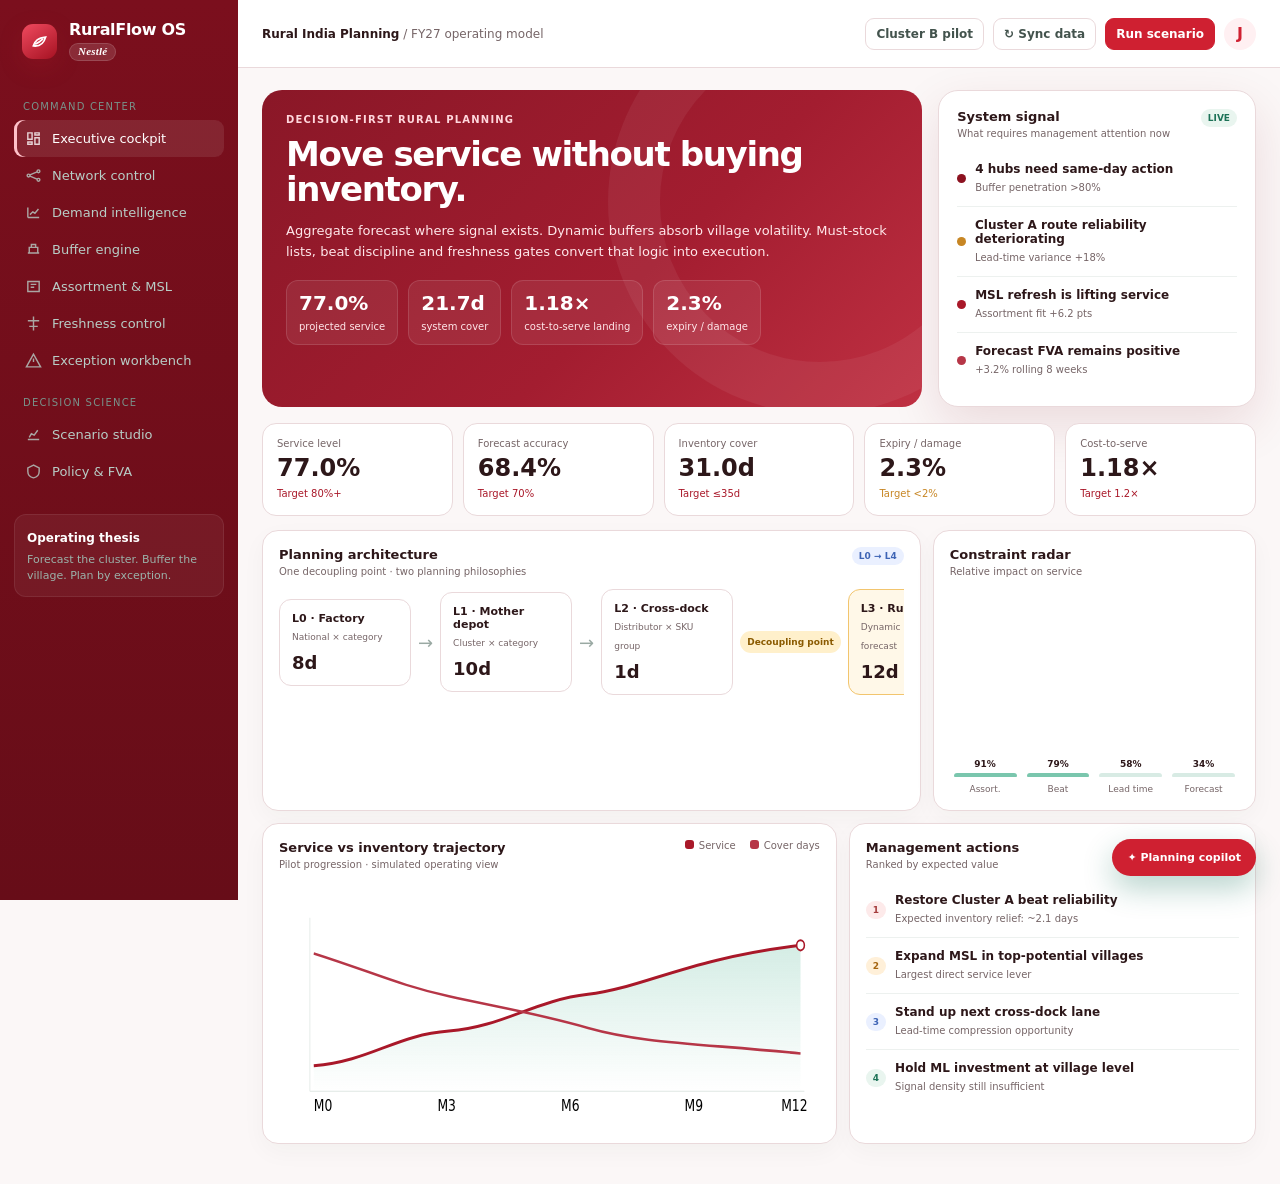
<file: index.html>
<!doctype html>
<html lang="en">
<head>
<meta charset="utf-8"/>
<meta name="viewport" content="width=device-width,initial-scale=1"/>
<title>RuralFlow OS — Rural Demand & Supply Planning</title>
<link rel="stylesheet" href="style.css"/>
</head>
<body>
<div id="ruralflow-root"></div>
<script>
(async()=>{
  const parts=await Promise.all(['frag1.html','frag2.html','frag3.html'].map(f=>fetch(f).then(r=>{if(!r.ok)throw new Error('Failed to load '+f);return r.text()})));
  document.getElementById('ruralflow-root').innerHTML=parts.join('');
  const s=document.createElement('script');s.src='app.js';document.body.appendChild(s);
})().catch(err=>{document.getElementById('ruralflow-root').innerHTML='<div style="font-family:system-ui;padding:30px">Unable to load prototype. Please refresh.</div>';console.error(err)});
</script>
</body>
</html>
</file>
<file: style.css>
:root{
  --bg:#f4f6f5;--panel:#fff;--ink:#10251f;--muted:#68756f;--line:#dfe7e3;
  --green:#0f6d56;--green2:#1c8a6a;--mint:#eaf6f1;--yellow:#f6bd43;--amber:#d98021;
  --red:#c64949;--navy:#15333f;--dark:#0e242d;--blue:#3d6fd6;--shadow:0 18px 50px rgba(22,53,45,.08)
}
*{box-sizing:border-box}body{margin:0;background:var(--bg);color:var(--ink);font-family:Inter,ui-sans-serif,system-ui,-apple-system,BlinkMacSystemFont,"Segoe UI",sans-serif}
button,input,select{font:inherit}.app{display:grid;grid-template-columns:238px 1fr;min-height:100vh}.sidebar{background:var(--dark);color:#d6e5df;padding:18px 14px;position:sticky;top:0;height:100vh;overflow:auto}.logo{display:flex;gap:11px;align-items:center;padding:4px 8px 22px;font-weight:850;color:white;letter-spacing:-.02em}.mark{width:35px;height:35px;border-radius:11px;background:linear-gradient(145deg,#2fc292,#0b5a48);display:grid;place-items:center;box-shadow:0 8px 22px rgba(47,194,146,.25)}.mark svg{width:21px;height:21px}.navgroup{font-size:10px;text-transform:uppercase;letter-spacing:.12em;color:#78928a;margin:18px 9px 8px}.navbtn{width:100%;border:0;background:transparent;color:#b8cdc6;display:flex;align-items:center;gap:10px;padding:10px 11px;border-radius:9px;cursor:pointer;text-align:left;font-size:13px}.navbtn svg{width:17px;height:17px;opacity:.8}.navbtn:hover,.navbtn.active{background:rgba(255,255,255,.09);color:#fff}.navbtn.active{box-shadow:inset 3px 0 0 #35c895}.sidefoot{margin-top:24px;padding:12px;border:1px solid rgba(255,255,255,.08);border-radius:12px;background:rgba(255,255,255,.035)}.sidefoot b{font-size:12px;color:#fff}.sidefoot p{font-size:11px;line-height:1.45;color:#9bb2aa;margin:6px 0 0}
.main{min-width:0}.topbar{height:68px;background:rgba(255,255,255,.92);backdrop-filter:blur(12px);border-bottom:1px solid var(--line);display:flex;align-items:center;justify-content:space-between;padding:0 24px;position:sticky;top:0;z-index:20}.crumb{font-size:12px;color:var(--muted)}.crumb b{color:var(--ink)}.topactions{display:flex;gap:9px;align-items:center}.chip,.btn{border:1px solid var(--line);background:#fff;padding:8px 10px;border-radius:9px;font-size:12px;font-weight:700;color:#43534d}.btn{cursor:pointer}.btn:hover{border-color:#c7d6cf}.btn.primary{background:var(--green);color:#fff;border-color:var(--green)}.btn.ghost{background:transparent}.avatar{width:32px;height:32px;border-radius:50%;background:var(--mint);display:grid;place-items:center;color:var(--green);font-weight:800}
.workspace{padding:22px 24px 40px;max-width:1580px;margin:auto}.view{display:none}.view.active{display:block}.hero{display:grid;grid-template-columns:1.35fr .65fr;gap:16px;margin-bottom:16px}.heroCard{background:linear-gradient(135deg,#0e3e33,#174e42 58%,#236a57);color:#fff;border-radius:20px;padding:24px;position:relative;overflow:hidden;min-height:250px}.heroCard:after{content:"";position:absolute;width:320px;height:320px;border:52px solid rgba(255,255,255,.06);border-radius:50%;right:-110px;top:-100px}.eyebrow{font-size:10px;letter-spacing:.12em;text-transform:uppercase;color:#a4ded0;font-weight:850}.heroCard h1{font-size:34px;line-height:1.04;letter-spacing:-.04em;margin:12px 0 10px;max-width:650px}.heroCard p{max-width:650px;color:#cfe4dd;font-size:13px;line-height:1.6}.heroStats{display:flex;gap:10px;flex-wrap:wrap;margin-top:18px}.heroStat{border:1px solid rgba(255,255,255,.12);background:rgba(255,255,255,.07);padding:10px 12px;border-radius:12px}.heroStat b{display:block;font-size:20px}.heroStat span{font-size:10px;color:#bcd8d0}.signalCard{background:#fff;border:1px solid var(--line);border-radius:20px;padding:18px;box-shadow:var(--shadow)}.signalCard h3{font-size:14px;margin:0 0 14px}.pulse{display:flex;align-items:center;gap:9px;padding:11px 0;border-bottom:1px solid #edf1ef}.pulse:last-child{border-bottom:0}.pulseDot{width:9px;height:9px;border-radius:50%}.pulse b{font-size:12px;display:block}.pulse small{font-size:10px;color:var(--muted)}
.grid12{display:grid;grid-template-columns:repeat(12,minmax(0,1fr));gap:12px}.span12{grid-column:span 12}.span8{grid-column:span 8}.span7{grid-column:span 7}.span6{grid-column:span 6}.span5{grid-column:span 5}.span4{grid-column:span 4}.span3{grid-column:span 3}.card{background:#fff;border:1px solid var(--line);border-radius:16px;padding:16px;box-shadow:0 8px 25px rgba(20,45,38,.035)}.cardHeader{display:flex;align-items:flex-start;justify-content:space-between;gap:12px;margin-bottom:12px}.cardHeader h3{font-size:13px;margin:0}.cardHeader p{font-size:10px;color:var(--muted);margin:4px 0 0}.metric{font-size:29px;font-weight:850;letter-spacing:-.045em}.metric small{font-size:11px;color:var(--muted);font-weight:700}.trend{font-size:10px;font-weight:800;margin-top:5px}.up{color:var(--green2)}.down{color:var(--red)}.neutral{color:var(--amber)}.meter{height:7px;background:#edf2ef;border-radius:999px;overflow:hidden;margin-top:10px}.meter i{display:block;height:100%;border-radius:999px;background:var(--green2)}.kpiStrip{display:grid;grid-template-columns:repeat(5,1fr);gap:10px;margin-bottom:14px}.miniKpi{background:#fff;border:1px solid var(--line);border-radius:14px;padding:14px}.miniKpi label{font-size:10px;color:var(--muted);display:block}.miniKpi b{font-size:24px;display:block;margin-top:5px}.miniKpi small{font-size:10px}.target{color:var(--green2)}
.flowmap{display:flex;align-items:center;gap:7px;overflow:auto;padding-bottom:3px}.node{min-width:132px;padding:12px;border:1px solid var(--line);border-radius:12px;background:#fff}.node b{font-size:11px;display:block}.node span{font-size:9px;color:var(--muted)}.node .cover{font-size:18px;font-weight:850;margin-top:8px}.arrow{color:#9aa9a3;font-size:18px}.node.buffer{border-color:#f2c56e;background:#fff8e8}.decoupleTag{font-size:9px;background:#fff0cb;color:#8a5a00;padding:6px 7px;border-radius:999px;font-weight:850;white-space:nowrap}
.chartWrap{height:245px;position:relative}.chartWrap svg{width:100%;height:100%}.axis{stroke:#dfe7e3;stroke-width:1}.lineA{fill:none;stroke:var(--green2);stroke-width:3}.lineB{fill:none;stroke:var(--blue);stroke-width:2.5}.areaA{fill:url(#gradA)}.dotChart{fill:#fff;stroke:var(--green2);stroke-width:2}.legend{display:flex;gap:14px;font-size:10px;color:var(--muted)}.legend i{width:9px;height:9px;border-radius:3px;display:inline-block;margin-right:5px}.bars{display:flex;align-items:flex-end;gap:10px;height:205px;padding:10px 4px 0}.barcol{flex:1;text-align:center}.bar{border-radius:6px 6px 2px 2px;background:#d8ebe4;position:relative;min-height:4px}.bar.hot{background:#7ac6ad}.barlabel{font-size:9px;color:var(--muted);margin-top:7px}.barval{font-size:9px;font-weight:800;margin-bottom:4px}
.tableWrap{overflow:auto}.table{width:100%;border-collapse:collapse;font-size:11px;min-width:720px}.table th{font-size:9px;text-transform:uppercase;letter-spacing:.05em;color:#798880;text-align:left;padding:9px 8px;border-bottom:1px solid var(--line);position:sticky;top:0;background:#fff}.table td{padding:10px 8px;border-bottom:1px solid #edf1ef;vertical-align:middle}.table tr:hover td{background:#fbfcfb}.status{font-size:9px;font-weight:850;padding:4px 7px;border-radius:999px;white-space:nowrap}.s-red{background:#fdeaea;color:#a43c3c}.s-amber{background:#fff0d9;color:#a56511}.s-green{background:#e9f5ef;color:#1d7257}.s-blue{background:#eaf0ff;color:#3e64b5}.rowAction{border:0;background:#f3f6f4;border-radius:7px;padding:6px 8px;font-size:9px;font-weight:800;cursor:pointer}.rowAction:hover{background:#e9efeb}
.tabs{display:flex;gap:6px;flex-wrap:wrap;margin-bottom:13px}.tab{border:1px solid var(--line);background:#fff;border-radius:999px;padding:7px 10px;font-size:10px;font-weight:800;cursor:pointer;color:#52635c}.tab.active{background:var(--dark);border-color:var(--dark);color:#fff}.filterbar{display:flex;gap:8px;flex-wrap:wrap}.filterbar select,.filterbar input{border:1px solid var(--line);border-radius:9px;background:#fff;padding:8px 9px;font-size:10px;color:#43534d}.mapArea{height:330px;border-radius:14px;background:linear-gradient(#f4faf7,#eef5f2);position:relative;overflow:hidden;border:1px solid var(--line)}.mapBlob{position:absolute;border:1px solid #b7d4c8;background:#ddefe8;border-radius:44% 56% 50% 50%;opacity:.85}.pin{position:absolute;width:15px;height:15px;border-radius:50% 50% 50% 0;transform:rotate(-45deg);background:var(--green2);box-shadow:0 3px 8px rgba(0,0,0,.14);cursor:pointer}.pin.red{background:var(--red)}.pin.amber{background:var(--amber)}.pin:after{content:"";width:5px;height:5px;border-radius:50%;background:#fff;position:absolute;left:5px;top:5px}.mapLegend{position:absolute;left:12px;bottom:12px;background:rgba(255,255,255,.95);padding:9px;border-radius:9px;border:1px solid var(--line);font-size:9px}.mapTooltip{position:absolute;display:none;background:#10251f;color:#fff;padding:8px 10px;border-radius:8px;font-size:9px;pointer-events:none;z-index:3}
.scenarioLayout{display:grid;grid-template-columns:1fr 340px;gap:14px}.controls{display:grid;grid-template-columns:repeat(2,minmax(0,1fr));gap:11px}.control{border:1px solid var(--line);border-radius:12px;padding:12px}.control label{font-size:10px;color:var(--muted);display:flex;justify-content:space-between;gap:12px}.control b{color:var(--ink)}input[type=range]{width:100%;accent-color:var(--green2);margin-top:12px}.scenarioPanel{background:var(--dark);color:#fff;border-radius:16px;padding:16px}.scenarioPanel h3{margin:0;font-size:13px}.scenarioNum{font-size:36px;font-weight:900;letter-spacing:-.05em;margin:9px 0}.scenarioGrid{display:grid;grid-template-columns:1fr 1fr;gap:9px}.scenarioMini{background:rgba(255,255,255,.06);border:1px solid rgba(255,255,255,.08);border-radius:10px;padding:10px}.scenarioMini span{font-size:9px;color:#9fb6ae}.scenarioMini b{display:block;font-size:17px;margin-top:3px}.recommend{margin-top:10px;padding:11px;background:rgba(53,200,149,.12);border:1px solid rgba(53,200,149,.18);border-radius:10px;font-size:10px;line-height:1.5;color:#d6eee5}.scenarioActions{display:flex;gap:7px;margin-top:10px}.scenarioActions button{flex:1;border:1px solid rgba(255,255,255,.12);background:rgba(255,255,255,.06);color:#fff;border-radius:8px;padding:8px;font-size:10px;cursor:pointer}
.copilot{position:fixed;right:22px;bottom:22px;width:355px;background:#fff;border:1px solid var(--line);border-radius:18px;box-shadow:0 24px 70px rgba(20,42,35,.2);z-index:50;display:none;overflow:hidden}.copilot.open{display:block}.copilotHead{background:var(--dark);color:#fff;padding:13px 14px;display:flex;justify-content:space-between;align-items:center}.copilotHead b{font-size:12px}.copilotBody{padding:13px;max-height:330px;overflow:auto}.bubble{padding:9px 10px;border-radius:10px;font-size:10px;line-height:1.45;margin-bottom:8px;background:#f3f6f4}.bubble.ai{background:#eaf6f1}.copilotInput{display:flex;gap:7px;border-top:1px solid var(--line);padding:10px}.copilotInput input{flex:1;border:1px solid var(--line);border-radius:8px;padding:8px;font-size:10px}.copilotInput button{border:0;background:var(--green);color:#fff;border-radius:8px;padding:8px 10px;font-size:10px;cursor:pointer}.floatAI{position:fixed;right:24px;bottom:24px;border:0;background:var(--green);color:#fff;border-radius:999px;padding:12px 15px;font-size:11px;font-weight:850;box-shadow:0 12px 30px rgba(15,109,86,.3);cursor:pointer;z-index:45}.toast{position:fixed;left:50%;bottom:25px;transform:translateX(-50%) translateY(30px);background:#10251f;color:#fff;padding:10px 14px;border-radius:9px;font-size:10px;opacity:0;transition:.25s;z-index:70}.toast.show{opacity:1;transform:translateX(-50%) translateY(0)}
.policyGrid{display:grid;grid-template-columns:repeat(3,1fr);gap:10px}.policy{border:1px solid var(--line);border-radius:13px;padding:13px}.policy h4{font-size:11px;margin:0 0 7px}.policy p{font-size:10px;color:var(--muted);line-height:1.45}.policy strong{display:block;font-size:18px}.policyToggle{display:flex;align-items:center;justify-content:space-between;margin-top:10px}.switch{width:34px;height:19px;border-radius:999px;background:#ccd6d1;position:relative;cursor:pointer}.switch:before{content:"";position:absolute;width:15px;height:15px;top:2px;left:2px;background:#fff;border-radius:50%;transition:.2s}.switch.on{background:var(--green2)}.switch.on:before{left:17px}
@media(max-width:1050px){.app{grid-template-columns:78px 1fr}.sidebar{padding:14px 8px}.logo span,.navbtn span,.navgroup,.sidefoot{display:none}.logo{justify-content:center}.navbtn{justify-content:center}.hero{grid-template-columns:1fr}.span8,.span7,.span6,.span5,.span4,.span3{grid-column:span 12}.kpiStrip{grid-template-columns:repeat(2,1fr)}.scenarioLayout{grid-template-columns:1fr}.policyGrid{grid-template-columns:1fr 1fr}}
@media(max-width:680px){.app{grid-template-columns:1fr}.sidebar{display:none}.workspace{padding:16px}.topbar{padding:0 14px}.heroCard h1{font-size:28px}.kpiStrip{grid-template-columns:1fr 1fr}.controls{grid-template-columns:1fr}.policyGrid{grid-template-columns:1fr}.copilot{right:10px;left:10px;width:auto}.flowmap{align-items:stretch}.node{min-width:120px}}

/* Nestlé brand palette overrides — layout and functionality unchanged */
:root{
  --bg:#fbf7f7;--panel:#fff;--ink:#2d1719;--muted:#766567;--line:#ead9db;
  --green:#cf2031;--green2:#a91829;--mint:#fff1f3;--yellow:#f3c56e;--amber:#c78624;
  --red:#8c1220;--navy:#7f0f19;--dark:#670d18;--blue:#b63647;--shadow:0 18px 50px rgba(121,16,31,.12)
}
.sidebar{background:linear-gradient(180deg,#7b0f1d 0%, #670d18 100%)}
.logo{gap:12px}
.brandstack{display:flex;flex-direction:column;gap:2px;min-width:0}
.brandstack>span{display:block;line-height:1.05}
.mark{background:linear-gradient(145deg,#f04a5f,#a51222);box-shadow:0 8px 22px rgba(169,24,41,.28)}
.navbtn.active{box-shadow:inset 3px 0 0 #ffc1c9}
.heroCard{background:linear-gradient(135deg,#8a1727,#a31d30 58%,#bf3042)}
.eyebrow{color:#ffd7dd}
.heroCard p,.heroStat span{color:#ffe7ea}
.sidefoot{background:rgba(255,255,255,.05)}
.avatar{background:#fff0f2;color:var(--green)}
.nestle-logo{display:inline-flex;align-items:center;align-self:flex-start;margin-top:2px;padding:2px 8px 3px;border-radius:999px;background:rgba(255,255,255,.12);border:1px solid rgba(255,255,255,.14)}
.nestle-wordmark{font-family:Georgia,"Times New Roman",serif;font-style:italic;font-weight:700;font-size:11px;letter-spacing:.02em;color:#fff;line-height:1}
</file>
